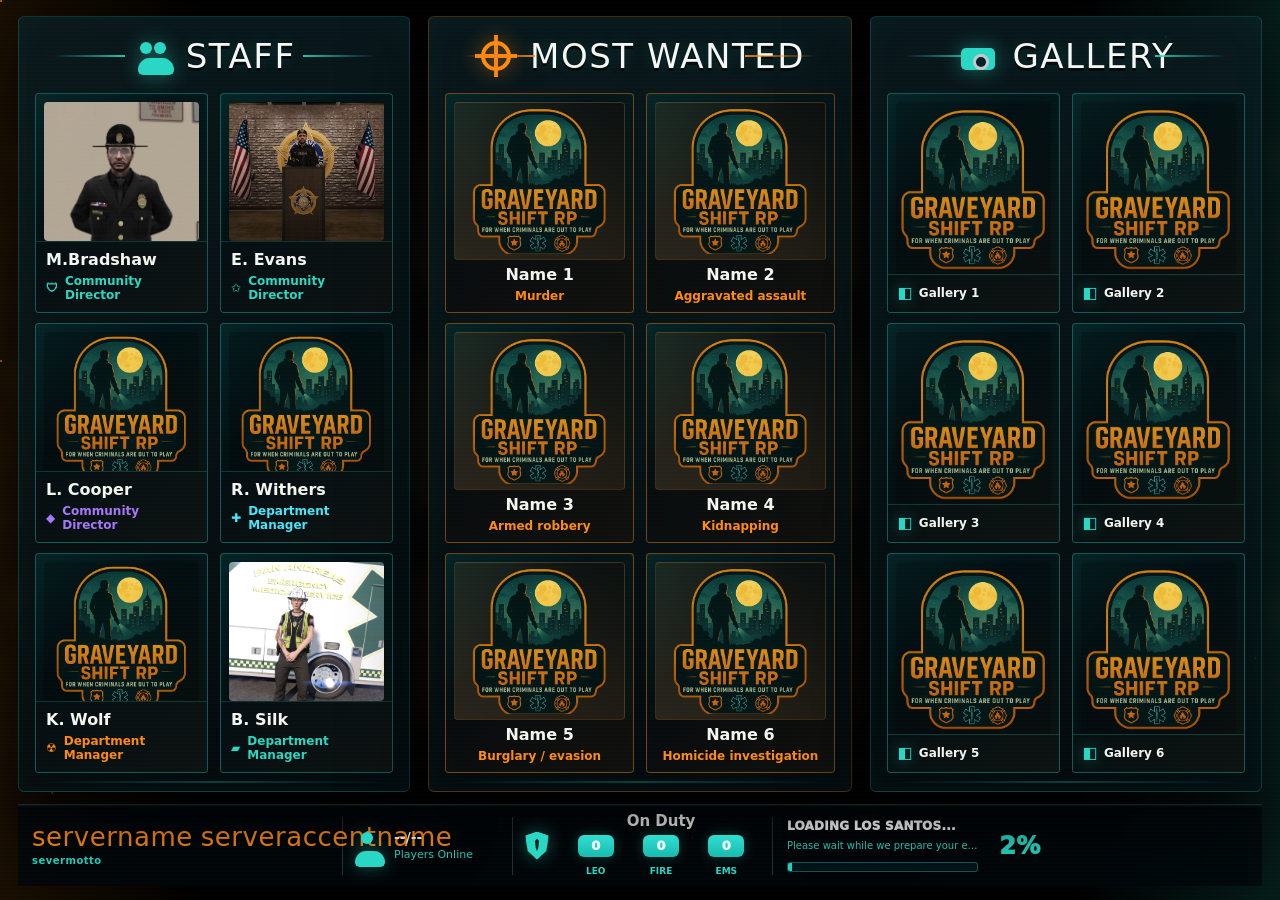
<file: html/graveyard.html>
<!doctype html>
<html lang="en">
<head>
  <meta charset="utf-8" />
  <meta name="viewport" content="width=device-width, initial-scale=1" />
  <title>Graveyard Shift RP Loading</title>
  <link rel="stylesheet" href="graveyard.css" />
</head>
<body>
  <div class="background"></div>
  <div class="scanlines"></div>
  <div class="ember-layer" aria-hidden="true"></div>

  <div id="fitRoot" class="fit-root">
  <div id="app" class="app">
    <main class="dashboard">
      <section class="panel staff-panel">
        <div class="panel-title"><span class="title-icon people"></span><span data-text="staffTitle">STAFF</span></div>
        <div id="staffGrid" class="card-grid staff-grid"></div>
      </section>

      <section class="panel wanted-panel">
        <div class="panel-title orange"><span class="title-icon target"></span><span data-text="wantedTitle">MOST WANTED</span></div>
        <div id="wantedGrid" class="card-grid wanted-grid"></div>
      </section>

      <section class="panel gallery-panel">
        <div class="panel-title"><span class="title-icon camera"></span><span data-text="galleryTitle">GALLERY</span></div>
        <div id="galleryGrid" class="card-grid gallery-grid"></div>
      </section>
    </main>

    <footer class="status-bar">
      <div class="brand-block">
        <div class="brand"><span data-text="serverNamePrimary">GRAVEYARD</span> <span data-text="serverNameAccent">SHIFT RP</span></div>
        <div class="tagline" data-text="tagline">FOR WHEN CRIMINALS ARE OUT TO PLAY</div>
      </div>

      <div class="status-item players-block">
        <div class="status-icon users"></div>
        <div><div class="status-main"><span id="playerCount">--</span>/<span id="playerMax">--</span></div><div class="status-sub" data-text="playersLabel">Players Online</div></div>
      </div>

      <div class="status-item duty-block">
        <div class="status-icon shield"></div>
        <div class="duty-wrap">
          <div class="status-main" data-text="dutyTitle">On Duty</div>
          <div id="dutyList" class="duty-list">
            <span><em>LEO</em><b id="leoCount">0</b></span>
            <span><em>Fire</em><b id="fireCount">0</b></span>
            <span><em>EMS</em><b id="emsCount">0</b></span>
          </div>
        </div>
      </div>

      <div class="loading-block">
        <div class="loading-heading"><span id="loadingLabel">LOADING LOS SANTOS...</span><span id="progressText">0%</span></div>
        <div class="loading-sub" id="loadingSub">Preparing your experience</div>
        <div class="progress-track"><div id="progressFill" class="progress-fill"></div><div class="progress-glow"></div></div>
      </div>

      <div class="music-block">
        <div class="music-top">
          <button id="musicToggle" class="music-btn" type="button" title="Play / pause music">▶</button>
          <button id="musicNext" class="music-btn" type="button" title="Next track">⏭</button>
          <div class="music-meta"><div id="trackTitle">Music</div><div id="trackState">Loading</div></div>
        </div>
        <div class="volume-row">
          <span class="volume-label">VOLUME</span>
          <span class="volume-icon" aria-hidden="true"></span>
          <input id="volumeSlider" class="volume-slider" type="range" min="0" max="100" value="10" step="1" title="Music volume" />
        </div>
      </div>
    </footer>
  </div>
  </div>

  <audio id="musicPlayer" preload="auto" playsinline></audio>

  <script src="shared-config.js"></script>
  <script src="graveyard.js"></script>
</body>
</html>
</file>
<file: html/graveyard.css>
:root {
  --background-image: url('assets/images/background.jpg');
  --bg-overlay: 0.70;
  --fit-scale: 1;
  --fit-x: 0px;
  --fit-y: 0px;

  --teal: #28d8c4;
  --teal-soft: rgba(40, 216, 196, .22);
  --teal-faint: rgba(40, 216, 196, .10);
  --orange: #ff8b12;
  --orange-soft: rgba(255, 139, 18, .24);
  --purple: #a478ff;
  --cyan: #44e8ff;
  --white: #f4f7f3;
  --muted: rgba(235, 251, 248, .70);
  --bg: #050b0f;
  --panel: rgba(6, 18, 22, .86);
  --line: rgba(47, 244, 224, .48);
  --line-dim: rgba(47, 244, 224, .18);
  --shadow: 0 24px 80px rgba(0,0,0,.65);
  --font: Inter, system-ui, -apple-system, BlinkMacSystemFont, "Segoe UI", sans-serif;
  --display-font: Impact, Haettenschweiler, "Arial Narrow Bold", var(--font);
}

* { box-sizing: border-box; }
html, body {
  width: 100%;
  height: 100%;
  margin: 0;
  overflow: hidden;
  background: var(--bg);
  color: var(--white);
  font-family: var(--font);
}

.background {
  position: fixed;
  inset: 0;
  background-image:
    linear-gradient(rgba(0,0,0,var(--bg-overlay)), rgba(0,0,0,var(--bg-overlay))),
    var(--background-image);
  background-size: cover;
  background-position: center;
  transform: scale(1.02);
  z-index: 0;
}

.background::after {
  content: "";
  position: absolute;
  inset: 0;
  background:
    radial-gradient(circle at 50% 45%, rgba(40,216,196,.08), transparent 42%),
    linear-gradient(90deg, rgba(255,139,18,.10), transparent 16%, transparent 84%, rgba(40,216,196,.13));
}

.scanlines {
  pointer-events: none;
  position: fixed;
  inset: 0;
  background: repeating-linear-gradient(0deg, rgba(255,255,255,.026) 0px, rgba(255,255,255,.026) 1px, transparent 2px, transparent 4px);
  mix-blend-mode: screen;
  opacity: .19;
  z-index: 3;
}

.ember-layer { pointer-events: none; position: fixed; inset: 0; overflow: hidden; z-index: 1; }
.ember-layer::before, .ember-layer::after {
  content: "";
  position: absolute;
  width: 2px;
  height: 2px;
  border-radius: 999px;
  background: var(--orange);
  box-shadow:
    91vw 4vh 0 var(--orange),
    77vw 33vh 0 rgba(255,139,18,.8),
    98vw 73vh 0 rgba(255,139,18,.8),
    13vw 18vh 0 rgba(40,216,196,.5),
    4vw 88vh 0 rgba(255,139,18,.75),
    54vw 93vh 0 rgba(40,216,196,.6);
  animation: drift 18s linear infinite;
  opacity: .85;
}
.ember-layer::after { animation-duration: 28s; animation-delay: -12s; transform: translateY(40vh); }
@keyframes drift { from { transform: translateY(20vh); } to { transform: translateY(-120vh); } }

.fit-root {
  position: relative;
  z-index: 2;
  width: 100vw;
  height: 100vh;
  overflow: hidden;
}

.app {
  position: absolute;
  left: var(--fit-x);
  top: var(--fit-y);
  width: 1600px;
  height: 900px;
  transform: scale(var(--fit-scale));
  transform-origin: top left;

  padding: 34px 34px 20px;
  display: flex;
  flex-direction: column;
  gap: 18px;
}

.dashboard {
  min-height: 0;
  flex: 1;
  display: grid;
  grid-template-columns: 1fr 1.08fr 1fr;
  gap: 28px;
}

.panel {
  position: relative;
  min-width: 0;
  min-height: 0;
  border: 1px solid var(--line-dim);
  background: linear-gradient(180deg, rgba(10,26,30,.87), rgba(4,12,16,.84));
  box-shadow: var(--shadow), inset 0 0 34px rgba(40,216,196,.045);
  padding: 14px 26px 16px;
  overflow: hidden;
  border-radius: 7px;
}

.panel::before,
.panel::after {
  content: "";
  position: absolute;
  height: 2px;
  background: linear-gradient(90deg, transparent, var(--teal), transparent);
  opacity: .9;
  top: 50px;
  left: 44px;
  right: 44px;
}

.panel::after { top: auto; bottom: 10px; opacity: .25; }

.panel-title {
  height: 58px;
  display: flex;
  align-items: center;
  justify-content: center;
  gap: 13px;
  font-family: var(--display-font);
  letter-spacing: .05em;
  font-size: 39px;
  text-shadow: 0 3px 0 rgba(0,0,0,.55), 0 0 18px rgba(40,216,196,.18);
}

.panel-title.orange .title-icon { color: var(--orange); filter: drop-shadow(0 0 10px rgba(255,139,18,.45)); }
.title-icon {
  width: 36px;
  height: 36px;
  display: inline-flex;
  align-items: center;
  justify-content: center;
  color: var(--teal);
  filter: drop-shadow(0 0 10px rgba(40,216,196,.45));
}
.title-icon.people::before { content:""; position:absolute; left:8px; top:5px; width:11px; height:11px; border-radius:50%; background:var(--teal); box-shadow:11px 0 0 rgba(40,216,196,.9); }
.title-icon.people::after { content:""; position:absolute; left:5px; top:18px; width:26px; height:13px; border-radius:9px 9px 4px 4px; background:var(--teal); }
.title-icon.target::before { content:""; position:absolute; inset:2px; border:4px solid var(--orange); border-radius:50%; box-shadow: inset 0 0 0 5px rgba(0,0,0,.72); }
.title-icon.target::after { content:""; position:absolute; left:16px; top:-3px; width:4px; height:42px; background:var(--orange); box-shadow:0 0 0 9999px transparent; transform:rotate(90deg); opacity:.85; }
.title-icon.camera::before { content:""; position:absolute; left:3px; top:10px; width:30px; height:21px; border-radius:4px; background:var(--teal); }
.title-icon.camera::after { content:""; position:absolute; left:13px; top:14px; width:12px; height:12px; border-radius:50%; background:#052026; border:3px solid rgba(255,255,255,.72); }

.card-grid {
  position: relative;
  height: calc(100% - 62px);
  min-height: 0;
  display: grid;
  grid-template-columns: repeat(2, minmax(0, 1fr));
  grid-template-rows: repeat(3, minmax(0, 1fr));
  gap: 11px 14px;
}

.card {
  min-width: 0;
  min-height: 0;
  position: relative;
  overflow: hidden;
  border: 1px solid rgba(40,216,196,.38);
  border-radius: 7px;
  background: linear-gradient(180deg, rgba(2,20,24,.75), rgba(3,13,16,.86));
  box-shadow: inset 0 0 20px rgba(40,216,196,.03);
}

.card::before {
  content: "";
  position: absolute;
  inset: 0;
  pointer-events: none;
  background: linear-gradient(135deg, rgba(40,216,196,.08), transparent 35%, rgba(255,139,18,.04));
}

.staff-card,
.gallery-card,
.wanted-card {
  display: flex;
  flex-direction: column;
}

.staff-image,
.gallery-image,
.wanted-image {
  min-height: 0;
  background-size: contain;
  background-repeat: no-repeat;
  background-position: center;
  filter: saturate(.92) contrast(1.04);
}

.staff-image {
  flex: 1;
  margin: 8px 9px 0;
  border-radius: 4px;
  background-color: rgba(0,0,0,.22);
}

.staff-text {
  border-top: 1px solid rgba(40,216,196,.20);
  padding: 8px 13px 10px;
  background: rgba(5,15,18,.73);
}

.staff-name {
  font-size: 20px;
  font-weight: 850;
  white-space: nowrap;
  overflow: hidden;
  text-overflow: ellipsis;
}

.staff-role {
  margin-top: 5px;
  display:flex;
  align-items:center;
  gap:7px;
  color:var(--teal);
  font-size: 15px;
  font-weight: 700;
}

.staff-role.orange { color: var(--orange); }
.staff-role.purple { color: var(--purple); }
.staff-role.cyan { color: var(--cyan); }

.wanted-panel { border-color: rgba(255,139,18,.26); }
.wanted-panel::before { background: linear-gradient(90deg, transparent, var(--orange), transparent); }

.wanted-card {
  border-color: rgba(255,139,18,.45);
}

.wanted-image-wrap {
  flex: 1;
  min-height: 0;
  margin: 9px 10px 0;
  border-radius: 5px;
  border: 1px solid rgba(255,139,18,.18);
  background:
    linear-gradient(45deg, rgba(189,152,95,.18), rgba(43,25,12,.08)),
    rgba(18,11,8,.35);
  padding: 6px;
}

.wanted-image {
  width: 100%;
  height: 100%;
  border-radius: 3px;
}

.wanted-text {
  text-align:center;
  padding: 7px 8px 9px;
  background: rgba(9,11,12,.67);
}

.wanted-name {
  color: var(--white);
  font-size: 20px;
  font-weight: 850;
  line-height: 1.05;
  white-space: nowrap;
  overflow: hidden;
  text-overflow: ellipsis;
}

.wanted-charge {
  margin-top:5px;
  color: var(--orange);
  font-size: 17px;
  font-weight: 850;
  white-space: nowrap;
  overflow: hidden;
  text-overflow: ellipsis;
}

.gallery-image {
  flex: 1;
  margin: 8px 9px 0;
  border-radius: 4px;
  background-color: rgba(0,0,0,.20);
}

.gallery-caption {
  display:flex;
  align-items:center;
  gap:8px;
  border-top:1px solid rgba(40,216,196,.22);
  padding:8px 12px 10px;
  background:rgba(5,15,18,.70);
}

.gallery-icon { color:var(--teal); filter: drop-shadow(0 0 8px rgba(40,216,196,.45)); }
.gallery-name {
  font-size: 17px;
  font-weight: 800;
  white-space:nowrap;
  overflow:hidden;
  text-overflow:ellipsis;
}

.status-bar {
  flex: 0 0 96px;
  border-top: 1px solid rgba(200,233,229,.18);
  background: rgba(2,8,11,.84);
  display: grid;
  grid-template-columns: 290px 170px 170px 230px 390px 140px;
  align-items:center;
  gap: 10px;
  padding: 9px 18px;
  box-shadow: 0 -22px 55px rgba(0,0,0,.45), inset 0 1px 0 rgba(40,216,196,.12);
}

.brand-block { min-width:0; }
.brand {
  font-family: var(--display-font);
  color: var(--orange);
  font-size: 26px;
  letter-spacing:.02em;
  line-height:1;
  white-space:nowrap;
}

.brand span:last-child { color: var(--teal); }

.tagline {
  color: var(--teal);
  margin-top:6px;
  font-weight:800;
  letter-spacing:.05em;
  font-size: 12px;
  white-space:nowrap;
  overflow:hidden;
  text-overflow:ellipsis;
}

.status-item {
  min-width:0;
  display:flex;
  align-items:center;
  gap:11px;
  border-left:1px solid rgba(235,251,248,.18);
  padding-left: 14px;
  height: 66px;
}

.status-icon {
  width: 32px;
  height: 32px;
  flex:0 0 32px;
  position:relative;
  color:var(--teal);
  filter:drop-shadow(0 0 9px rgba(40,216,196,.42));
}

.status-icon.map-pin::before { content:""; position:absolute; left:8px; top:2px; width:17px; height:24px; background:var(--teal); border-radius:12px 12px 12px 0; transform:rotate(-45deg); }
.status-icon.map-pin::after { content:""; position:absolute; left:13px; top:8px; width:7px; height:7px; border-radius:50%; background:#052026; }
.status-icon.users::before { content:""; position:absolute; left:7px; top:7px; width:10px; height:10px; border-radius:50%; background:var(--teal); box-shadow:10px 1px 0 rgba(40,216,196,.85); }
.status-icon.users::after { content:""; position:absolute; left:3px; top:19px; width:26px; height:11px; border-radius:8px 8px 3px 3px; background:var(--teal); }
.status-icon.shield::before { content:""; position:absolute; inset:2px 6px; background:var(--teal); clip-path:polygon(50% 0, 100% 16%, 87% 72%, 50% 100%, 13% 72%, 0 16%); }
.status-icon.shield::after { content:""; position:absolute; inset:8px 12px; background:#052026; clip-path:polygon(50% 0, 100% 18%, 82% 67%, 50% 90%, 18% 67%, 0 18%); }

.status-main {
  font-size: 18px;
  font-weight: 850;
  line-height:1.05;
  white-space:nowrap;
  overflow:hidden;
  text-overflow:ellipsis;
}

.status-sub {
  color:var(--teal);
  font-size: 13px;
  margin-top:4px;
  white-space:nowrap;
  overflow:hidden;
  text-overflow:ellipsis;
}

.duty-block { align-items:center; }
.duty-wrap { min-width:0; width:100%; }

.duty-list {
  margin-top:7px;
  display:grid;
  grid-template-columns: repeat(3, minmax(0, 1fr));
  gap:6px;
}

.duty-list span {
  min-width:0;
  display:flex;
  align-items:center;
  justify-content:space-between;
  gap:6px;
  border:1px solid rgba(40,216,196,.28);
  border-radius:5px;
  padding:4px 6px;
  background:rgba(40,216,196,.08);
}

.duty-list em {
  min-width:0;
  color:var(--teal);
  font-size: 12px;
  font-style: normal;
  font-weight: 850;
  overflow:hidden;
  text-overflow:ellipsis;
}

.duty-list b {
  color:var(--white);
  font-size: 15px;
  line-height:1;
}

.loading-block {
  min-width:0;
  border-left:1px solid rgba(235,251,248,.18);
  padding-left: 14px;
}

.loading-heading {
  display:flex;
  justify-content:space-between;
  gap:12px;
  font-size: 14px;
  font-weight: 900;
  letter-spacing:.03em;
}

#progressText {
  color: var(--teal);
  font-size: 23px;
  font-weight: 950;
  line-height:1;
}

.loading-sub {
  color:var(--teal);
  font-size: 12px;
  margin-top:4px;
  white-space:nowrap;
  overflow:hidden;
  text-overflow:ellipsis;
}

.progress-track {
  position:relative;
  height: 12px;
  margin-top:9px;
  border:1px solid rgba(40,216,196,.35);
  border-radius:3px;
  background:rgba(1,22,25,.8);
  overflow:hidden;
}

.progress-fill {
  height:100%;
  width:0%;
  background: repeating-linear-gradient(90deg, rgba(40,216,196,.95) 0 26px, rgba(40,216,196,.70) 26px 30px, rgba(5,38,39,.96) 30px 34px);
  transition: width .25s ease;
  box-shadow:0 0 16px rgba(40,216,196,.40);
}

.progress-glow {
  position:absolute;
  inset:-1px;
  background:linear-gradient(90deg, transparent, rgba(255,255,255,.25), transparent);
  transform:translateX(-120%);
  animation: sweep 2.4s infinite;
}

@keyframes sweep { to { transform:translateX(120%); } }

.music-block {
  min-width:0;
  border-left:1px solid rgba(235,251,248,.18);
  padding-left:11px;
  display:flex;
  align-items:center;
  gap:6px;
}

.music-btn {
  width:31px;
  height:31px;
  flex:0 0 31px;
  border-radius:5px;
  border:1px solid rgba(40,216,196,.45);
  background:rgba(40,216,196,.10);
  color:var(--white);
  cursor:pointer;
  font-size:14px;
}

.music-btn:hover { background:rgba(40,216,196,.22); }

.music-meta {
  min-width:0;
  font-size:12px;
  line-height:1.15;
}

#trackTitle {
  font-weight:850;
  white-space:nowrap;
  overflow:hidden;
  text-overflow:ellipsis;
  max-width: 72px;
}

#trackState {
  color:var(--teal);
  margin-top:4px;
  white-space:nowrap;
  overflow:hidden;
  text-overflow:ellipsis;
  max-width: 72px;
}


/* icon fixes and footer refinements */
.title-icon { position: relative; color: var(--teal); }
.title-icon::before, .title-icon::after { content: ""; position: absolute; }
.title-icon.people { width: 34px; height: 26px; }
.title-icon.people::before {
  width: 10px; height: 10px; border-radius: 50%; background: currentColor; top: 1px; left: 5px;
  box-shadow: 12px 0 0 currentColor;
}
.title-icon.people::after {
  width: 24px; height: 10px; border-radius: 10px 10px 6px 6px; border: 3px solid currentColor; border-top-width: 0;
  bottom: 1px; left: 4px;
}
.title-icon.target { width: 34px; height: 34px; color: var(--orange); }
.title-icon.target::before {
  inset: 4px; border: 3px solid currentColor; border-radius: 50%;
}
.title-icon.target::after {
  inset: 0; background:
    linear-gradient(currentColor,currentColor) center/3px 100% no-repeat,
    linear-gradient(currentColor,currentColor) center/100% 3px no-repeat;
  opacity: .95;
}
.title-icon.camera { width: 34px; height: 24px; margin-top: 4px; }
.title-icon.camera::before {
  left: 3px; right: 3px; top: 5px; bottom: 1px; border: 3px solid currentColor; border-radius: 4px;
}
.title-icon.camera::after {
  width: 9px; height: 9px; border: 3px solid currentColor; border-radius: 50%; top: 10px; left: 12px;
  box-shadow: -9px -8px 0 -4px currentColor;
}

.status-icon { position: relative; }
.status-icon::before, .status-icon::after { content: ""; position: absolute; }
.status-icon.map-pin { width: 24px; height: 30px; }
.status-icon.map-pin::before {
  width: 18px; height: 18px; left: 3px; top: 1px; border: 3px solid currentColor; border-radius: 50% 50% 50% 0; transform: rotate(-45deg);
}
.status-icon.map-pin::after {
  width: 5px; height: 5px; border-radius: 50%; background: currentColor; left: 10px; top: 10px;
}
.status-icon.users { width: 30px; height: 24px; }
.status-icon.users::before {
  width: 8px; height: 8px; border-radius: 50%; background: currentColor; top: 1px; left: 5px; box-shadow: 12px 0 0 currentColor;
}
.status-icon.users::after {
  width: 22px; height: 10px; border-radius: 10px 10px 5px 5px; border: 3px solid currentColor; border-top-width: 0; bottom: 0; left: 4px;
}
.status-icon.shield { width: 26px; height: 30px; }
.status-icon.shield::before {
  inset: 1px; border: 3px solid currentColor; clip-path: polygon(50% 0%, 94% 15%, 86% 70%, 50% 100%, 14% 70%, 6% 15%);
  border-radius: 2px;
}

.gallery-icon { width: 14px; display: inline-flex; justify-content: center; }

.status-bar {
  grid-template-columns: 310px 185px 170px 230px 390px 240px;
  gap: 6px;
}
.brand {
  font-size: 24px;
  display: flex;
  flex-wrap: wrap;
  gap: 8px;
  align-items: baseline;
}
.tagline { font-size: 11px; }
.status-main { font-size: 17px; }
.loading-heading { font-size: 13px; }
#progressText { font-size: 20px; }
.music-block { gap: 8px; }
.music-meta { font-size: 11px; }
#trackTitle, #trackState { max-width: 110px; }


/* v2 footer polish: remove location space, rebalance sections, add integrated volume slider */
.status-bar {
  flex: 0 0 102px;
  grid-template-columns: 330px 175px 290px 465px 250px !important;
  gap: 8px !important;
  padding: 10px 20px 10px;
}

.location-block { display: none !important; }

.brand {
  font-size: 29px;
  display: flex;
  flex-wrap: nowrap;
  gap: 8px;
}

.tagline { font-size: 12px; }

.players-block .status-icon::before { box-shadow: none; }
.players-block .status-icon::after { display: none; }
.players-block .status-icon {
  width: 28px;
  height: 28px;
}
.players-block .status-icon::before {
  content: "";
  width: 12px;
  height: 12px;
  border-radius: 50%;
  background: var(--teal);
  top: 0;
  left: 8px;
  box-shadow: none;
}
.players-block .status-icon::after {
  display: block;
  content: "";
  width: 24px;
  height: 13px;
  border-radius: 12px 12px 5px 5px;
  background: var(--teal);
  bottom: 0;
  left: 2px;
}

.duty-block {
  justify-content: center;
}

.duty-block > .status-icon {
  width: 28px;
  height: 30px;
  flex-basis: 28px;
}

.duty-wrap {
  display: grid;
  grid-template-columns: 1fr;
  justify-items: center;
}

.duty-wrap .status-main {
  font-size: 19px;
  margin-bottom: 2px;
}

.duty-list {
  width: 215px;
  margin-top: 2px;
  display: grid;
  grid-template-columns: repeat(3, 1fr);
  gap: 8px;
}

.duty-list span {
  position: relative;
  display: grid;
  grid-template-columns: 1fr;
  justify-items: center;
  justify-content: center;
  min-height: 43px;
  border: 0;
  border-radius: 6px;
  padding: 0;
  background: transparent;
}

.duty-list span::before {
  content: "";
  width: 42px;
  height: 25px;
  border-radius: 6px;
  background: linear-gradient(180deg, rgba(50,235,218,.95), rgba(25,197,184,.95));
  box-shadow: 0 0 13px rgba(40,216,196,.26);
  grid-row: 1;
  grid-column: 1;
}

.duty-list b {
  grid-row: 1;
  grid-column: 1;
  align-self: center;
  justify-self: center;
  color: #f5fffb;
  font-size: 15px;
  font-weight: 950;
  z-index: 1;
}

.duty-list em {
  color: var(--teal);
  font-size: 10px;
  font-weight: 900;
  line-height: 1;
  text-transform: uppercase;
  margin-top: 2px;
}

.loading-block {
  display: grid;
  grid-template-columns: 1fr 74px;
  grid-template-rows: auto auto auto;
  column-gap: 14px;
  align-items: center;
  padding-left: 20px;
}

.loading-heading {
  grid-column: 1 / span 2;
  display: contents;
}

#loadingLabel {
  grid-column: 1;
  grid-row: 1;
  font-size: 14px;
  font-weight: 950;
  letter-spacing: .02em;
}

#progressText {
  grid-column: 2;
  grid-row: 1 / span 3;
  align-self: center;
  justify-self: center;
  color: var(--teal);
  font-size: 31px;
  font-weight: 950;
  line-height: 1;
}

.loading-sub {
  grid-column: 1;
  grid-row: 2;
  font-size: 12px;
  margin-top: 6px;
}

.progress-track {
  grid-column: 1;
  grid-row: 3;
  height: 13px;
  margin-top: 9px;
}

.music-block {
  height: 74px;
  min-width: 0;
  border-left: 1px solid rgba(235,251,248,.18);
  padding-left: 17px;
  display: grid;
  grid-template-columns: 1fr;
  grid-template-rows: 35px 24px;
  row-gap: 7px;
  align-content: center;
}

.music-top {
  min-width: 0;
  display: grid;
  grid-template-columns: 34px 34px minmax(0, 1fr);
  gap: 7px;
  align-items: center;
}

.music-btn {
  width: 34px;
  height: 34px;
  flex: unset;
  border-radius: 5px;
  border: 1px solid rgba(40,216,196,.52);
  background: linear-gradient(180deg, rgba(48,233,216,.95), rgba(25,183,174,.95));
  color: #f2fffb;
  font-size: 14px;
  font-weight: 900;
  box-shadow: 0 0 13px rgba(40,216,196,.20);
}

.music-btn:hover {
  background: linear-gradient(180deg, rgba(66,250,232,1), rgba(34,205,193,1));
}

.music-meta {
  min-width: 0;
  font-size: 12px;
  line-height: 1.15;
}

#trackTitle {
  max-width: 120px;
  color: var(--white);
  font-weight: 900;
}

#trackState {
  max-width: 120px;
  color: var(--teal);
  margin-top: 3px;
}

.volume-row {
  min-width: 0;
  display: grid;
  grid-template-columns: auto 17px minmax(70px, 1fr);
  align-items: center;
  gap: 7px;
}

.volume-label {
  color: var(--white);
  font-size: 10px;
  font-weight: 900;
  letter-spacing: .05em;
}

.volume-icon {
  position: relative;
  width: 16px;
  height: 14px;
  color: var(--teal);
}

.volume-icon::before {
  content: "";
  position: absolute;
  left: 0;
  top: 4px;
  width: 6px;
  height: 6px;
  background: currentColor;
  clip-path: polygon(0 25%, 38% 25%, 100% 0, 100% 100%, 38% 75%, 0 75%);
}

.volume-icon::after {
  content: "";
  position: absolute;
  left: 8px;
  top: 2px;
  width: 7px;
  height: 10px;
  border: 2px solid currentColor;
  border-left: 0;
  border-radius: 0 12px 12px 0;
  opacity: .9;
}

.volume-slider {
  --volume-pct: 10%;
  width: 100%;
  min-width: 70px;
  height: 14px;
  margin: 0;
  appearance: none;
  -webkit-appearance: none;
  background: transparent;
  cursor: pointer;
}

.volume-slider::-webkit-slider-runnable-track {
  height: 5px;
  border-radius: 99px;
  border: 1px solid rgba(40,216,196,.45);
  background:
    linear-gradient(90deg, rgba(40,216,196,.98) 0 var(--volume-pct), rgba(255,139,18,.95) var(--volume-pct), rgba(255,139,18,.95) 100%);
  box-shadow: 0 0 10px rgba(40,216,196,.18);
}

.volume-slider::-webkit-slider-thumb {
  -webkit-appearance: none;
  width: 8px;
  height: 18px;
  margin-top: -7px;
  border: 1px solid rgba(40,216,196,.75);
  border-radius: 3px;
  background: var(--teal);
  box-shadow: 0 0 10px rgba(40,216,196,.55);
}

.volume-slider::-moz-range-track {
  height: 5px;
  border-radius: 99px;
  border: 1px solid rgba(40,216,196,.45);
  background:
    linear-gradient(90deg, rgba(40,216,196,.98) 0 var(--volume-pct), rgba(255,139,18,.95) var(--volume-pct), rgba(255,139,18,.95) 100%);
}

.volume-slider::-moz-range-thumb {
  width: 8px;
  height: 18px;
  border: 1px solid rgba(40,216,196,.75);
  border-radius: 3px;
  background: var(--teal);
  box-shadow: 0 0 10px rgba(40,216,196,.55);
}


/* v3 brand color update: make footer "GRAVEYARD SHIFT RP" all orange */
.brand span:last-child { color: var(--orange) !important; }


/* v4 layout cleanup: fill ultrawide screens, keep headings clear, rebalance footer */
.app {
  left: 0 !important;
  top: 0 !important;
  width: 100vw !important;
  height: 100vh !important;
  transform: none !important;
  padding: clamp(24px, 2.6vh, 34px) clamp(34px, 3.2vw, 80px) clamp(18px, 2vh, 24px) !important;
  gap: clamp(16px, 2vh, 22px) !important;
}

.dashboard {
  grid-template-columns: minmax(0, 1fr) minmax(0, 1.08fr) minmax(0, 1fr) !important;
  gap: clamp(26px, 1.85vw, 42px) !important;
}

.panel {
  padding: 14px 30px 16px !important;
}

.panel::before {
  top: 72px !important;
  left: 52px !important;
  right: 52px !important;
  opacity: .78 !important;
}

.panel::after {
  bottom: 10px !important;
}

.panel-title {
  position: relative;
  z-index: 2;
  height: 60px !important;
  margin-bottom: 4px;
  background: linear-gradient(90deg, transparent, rgba(3,14,17,.82) 31%, rgba(3,14,17,.82) 69%, transparent);
  font-size: clamp(32px, 2.35vw, 44px) !important;
  line-height: 1 !important;
}

.card-grid {
  height: calc(100% - 68px) !important;
  gap: 13px 16px !important;
}

.staff-name,
.wanted-name {
  font-size: clamp(18px, 1.15vw, 23px) !important;
}

.staff-role,
.gallery-name {
  font-size: clamp(13px, .82vw, 16px) !important;
}

.wanted-charge {
  font-size: clamp(14px, .9vw, 17px) !important;
}

.status-bar {
  flex: 0 0 clamp(96px, 9.8vh, 112px) !important;
  grid-template-columns: minmax(300px, .95fr) minmax(155px, .5fr) minmax(260px, .88fr) minmax(420px, 1.35fr) minmax(230px, .82fr) !important;
  gap: clamp(8px, .75vw, 16px) !important;
  padding: 10px clamp(20px, 1.6vw, 34px) !important;
}

.brand {
  font-size: clamp(26px, 1.62vw, 33px) !important;
  flex-wrap: nowrap !important;
}
.brand span:last-child { color: var(--orange) !important; }
.tagline { font-size: clamp(11px, .68vw, 13px) !important; }
.status-main { font-size: clamp(16px, .95vw, 19px) !important; }
.status-sub { font-size: clamp(12px, .72vw, 14px) !important; }

.duty-list {
  width: min(235px, 100%) !important;
}

.loading-block {
  grid-template-columns: minmax(0, 1fr) clamp(62px, 4.4vw, 82px) !important;
}

#progressText {
  font-size: clamp(28px, 1.75vw, 34px) !important;
}

.progress-track {
  width: 100% !important;
}

.music-block {
  min-width: 0 !important;
  padding-left: clamp(12px, .9vw, 18px) !important;
}

.music-top {
  grid-template-columns: 34px 34px minmax(0, 1fr) !important;
}

#trackTitle,
#trackState {
  max-width: none !important;
}

.volume-row {
  grid-template-columns: auto 17px minmax(88px, 1fr) !important;
}

@media (max-width: 1450px) {
  .app { padding-left: 24px !important; padding-right: 24px !important; }
  .dashboard { gap: 18px !important; }
  .panel { padding-left: 18px !important; padding-right: 18px !important; }
  .panel::before { left: 38px !important; right: 38px !important; }
  .status-bar {
    grid-template-columns: minmax(260px, 1fr) minmax(140px, .55fr) minmax(225px, .85fr) minmax(340px, 1.2fr) minmax(210px, .8fr) !important;
  }
  .brand { font-size: 24px !important; }
}


/* v5 visual polish: closer to reference layout, less inset, fuller footer, cleaner headers */
html, body { background: #050b0f; }
.fit-root { width: 100vw !important; height: 100vh !important; }
.app {
  left: 0 !important;
  top: 0 !important;
  width: 100vw !important;
  height: 100vh !important;
  transform: none !important;
  padding: 16px 18px 14px !important;
  gap: 12px !important;
}
.background { transform: none !important; }
.dashboard {
  gap: 18px !important;
  grid-template-columns: minmax(0,1fr) minmax(0,1.08fr) minmax(0,1fr) !important;
}
.panel {
  padding: 10px 16px 12px !important;
  border-radius: 6px !important;
}
.panel::before {
  top: 58px !important;
  left: 34px !important;
  right: 34px !important;
  opacity: .72 !important;
}
.panel::after {
  bottom: 8px !important;
  left: 20px !important;
  right: 20px !important;
}
.panel-title {
  height: 48px !important;
  margin-bottom: 6px !important;
  font-size: 31px !important;
  background: none !important;
  text-shadow: 0 2px 0 rgba(0,0,0,.55), 0 0 12px rgba(40,216,196,.16) !important;
}
.card-grid {
  height: calc(100% - 54px) !important;
  gap: 10px 12px !important;
}
.card, .staff-image, .gallery-image, .wanted-image, .wanted-image-wrap {
  border-radius: 4px !important;
}
.staff-image, .gallery-image { margin: 8px 8px 0 !important; }
.wanted-image-wrap { margin: 8px 8px 0 !important; padding: 5px !important; }
.staff-text, .gallery-caption, .wanted-text { padding-left: 10px !important; padding-right: 10px !important; }
.staff-name, .wanted-name { font-size: 16px !important; }
.staff-role, .gallery-name, .wanted-charge { font-size: 12px !important; }
.gallery-name { font-weight: 760 !important; }
.gallery-caption { gap: 7px !important; }
.status-bar {
  flex: 0 0 82px !important;
  grid-template-columns: 300px 160px 250px 1fr 190px !important;
  gap: 10px !important;
  padding: 8px 14px !important;
}
.brand { font-size: 26px !important; line-height: .98 !important; }
.tagline { font-size: 10px !important; margin-top: 4px !important; }
.status-item, .loading-block, .music-block { height: 58px !important; }
.status-item { padding-left: 10px !important; gap: 9px !important; }
.status-main { font-size: 14px !important; }
.status-sub { font-size: 11px !important; }
.duty-wrap .status-main { font-size: 15px !important; }
.duty-list { width: 190px !important; gap: 6px !important; }
.duty-list span::before { width: 36px !important; height: 22px !important; }
.duty-list b { font-size: 13px !important; }
.duty-list em { font-size: 9px !important; }
.loading-block {
  grid-template-columns: minmax(0,1fr) 56px !important;
  padding-left: 14px !important;
}
#loadingLabel { font-size: 12px !important; }
.loading-sub { font-size: 10px !important; margin-top: 3px !important; }
#progressText { font-size: 24px !important; }
.progress-track { height: 10px !important; margin-top: 6px !important; }
.music-block {
  padding-left: 12px !important;
  grid-template-rows: 28px 18px !important;
  row-gap: 5px !important;
}
.music-top { grid-template-columns: 28px 28px minmax(0,1fr) !important; gap: 6px !important; }
.music-btn { width: 28px !important; height: 28px !important; font-size: 12px !important; }
.music-meta { font-size: 10px !important; line-height: 1.05 !important; }
#trackTitle { max-width: 88px !important; }
#trackState { max-width: 88px !important; margin-top: 2px !important; }
.volume-row { grid-template-columns: auto 14px minmax(64px,1fr) !important; gap: 5px !important; }
.volume-label { font-size: 8px !important; }
.volume-icon { width: 14px !important; height: 12px !important; }
.volume-slider::-webkit-slider-runnable-track, .volume-slider::-moz-range-track { height: 4px !important; }
.volume-slider::-webkit-slider-thumb { width: 7px !important; height: 15px !important; margin-top: -6px !important; }
.volume-slider::-moz-range-thumb { width: 7px !important; height: 15px !important; }
@media (min-aspect-ratio: 21/9) {
  .app { padding-left: 14px !important; padding-right: 14px !important; }
  .dashboard { gap: 14px !important; }
  .status-bar { grid-template-columns: 300px 160px 240px 1fr 180px !important; }
}


/* v6 title alignment fix: specifically correct Most Wanted and Gallery top header placement */
.panel-title {
  justify-content: center !important;
  align-items: center !important;
  position: relative !important;
}
.panel-title > span:last-child {
  display: inline-block;
  line-height: 1 !important;
}
.staff-panel .panel-title { transform: translateY(0) !important; }
.wanted-panel .panel-title,
.gallery-panel .panel-title {
  transform: translateY(4px) !important;
}
.wanted-panel::before,
.gallery-panel::before {
  top: 62px !important;
}
.wanted-panel .title-icon.target {
  width: 28px !important;
  height: 28px !important;
  margin-top: 1px !important;
}
.wanted-panel .title-icon.target::before {
  inset: 3px !important;
  border-width: 3px !important;
}
.wanted-panel .title-icon.target::after {
  left: 12px !important;
  top: -1px !important;
  width: 3px !important;
  height: 30px !important;
}
.gallery-panel .title-icon.camera {
  width: 30px !important;
  height: 22px !important;
  margin-top: 2px !important;
}
.gallery-panel .title-icon.camera::before {
  left: 2px !important;
  top: 4px !important;
  width: 26px !important;
  height: 16px !important;
}
.gallery-panel .title-icon.camera::after {
  left: 10px !important;
  top: 6px !important;
  width: 8px !important;
  height: 8px !important;
  border-width: 2px !important;
}


/* v7 header rebuild: match reference headers with large centered titles and side accent lines */
.panel::before {
  display: none !important;
}

.panel-title {
  position: relative !important;
  z-index: 5 !important;
  height: 64px !important;
  margin: 0 18px 8px !important;
  padding: 0 88px !important;
  display: flex !important;
  align-items: center !important;
  justify-content: center !important;
  gap: 13px !important;
  font-family: var(--display-font) !important;
  font-size: clamp(36px, 2.25vw, 46px) !important;
  letter-spacing: .045em !important;
  line-height: 1 !important;
  white-space: nowrap !important;
  background: transparent !important;
  transform: none !important;
  color: var(--white) !important;
  text-shadow:
    0 3px 0 rgba(0,0,0,.65),
    0 0 16px rgba(40,216,196,.20) !important;
}

.panel-title::before,
.panel-title::after {
  content: "" !important;
  position: absolute !important;
  top: 50% !important;
  width: clamp(82px, 8vw, 170px) !important;
  height: 2px !important;
  transform: translateY(-50%) !important;
  opacity: .88 !important;
  pointer-events: none !important;
}

.panel-title::before {
  left: 0 !important;
  background: linear-gradient(90deg, transparent, var(--teal)) !important;
}

.panel-title::after {
  right: 0 !important;
  background: linear-gradient(90deg, var(--teal), transparent) !important;
}

.wanted-panel .panel-title::before {
  background: linear-gradient(90deg, transparent, var(--orange)) !important;
}

.wanted-panel .panel-title::after {
  background: linear-gradient(90deg, var(--orange), transparent) !important;
}

.wanted-panel .panel-title,
.gallery-panel .panel-title,
.staff-panel .panel-title {
  transform: none !important;
}

.title-icon {
  position: relative !important;
  display: inline-block !important;
  flex: 0 0 auto !important;
  color: var(--teal) !important;
  filter: drop-shadow(0 0 10px rgba(40,216,196,.45)) !important;
}

.staff-panel .title-icon.people {
  width: 40px !important;
  height: 32px !important;
}

.staff-panel .title-icon.people::before {
  content: "" !important;
  position: absolute !important;
  width: 12px !important;
  height: 12px !important;
  border-radius: 50% !important;
  background: var(--teal) !important;
  top: 2px !important;
  left: 7px !important;
  box-shadow: 14px 0 0 var(--teal) !important;
}

.staff-panel .title-icon.people::after {
  content: "" !important;
  position: absolute !important;
  width: 30px !important;
  height: 14px !important;
  border-radius: 14px 14px 6px 6px !important;
  background: var(--teal) !important;
  bottom: 2px !important;
  left: 5px !important;
}

.wanted-panel .title-icon.target {
  width: 42px !important;
  height: 42px !important;
  margin-top: 0 !important;
  color: var(--orange) !important;
  filter: drop-shadow(0 0 10px rgba(255,139,18,.48)) !important;
}

.wanted-panel .title-icon.target::before {
  content: "" !important;
  position: absolute !important;
  inset: 6px !important;
  border: 4px solid var(--orange) !important;
  border-radius: 50% !important;
  box-shadow: none !important;
}

.wanted-panel .title-icon.target::after {
  content: "" !important;
  position: absolute !important;
  inset: 0 !important;
  width: auto !important;
  height: auto !important;
  left: 0 !important;
  top: 0 !important;
  background:
    linear-gradient(var(--orange), var(--orange)) center / 4px 100% no-repeat,
    linear-gradient(var(--orange), var(--orange)) center / 100% 4px no-repeat !important;
  transform: none !important;
  opacity: .95 !important;
}

.gallery-panel .title-icon.camera {
  width: 42px !important;
  height: 32px !important;
  margin-top: 0 !important;
}

.gallery-panel .title-icon.camera::before {
  content: "" !important;
  position: absolute !important;
  left: 4px !important;
  right: 4px !important;
  top: 8px !important;
  bottom: 2px !important;
  width: auto !important;
  height: auto !important;
  background: var(--teal) !important;
  border: 0 !important;
  border-radius: 5px !important;
}

.gallery-panel .title-icon.camera::after {
  content: "" !important;
  position: absolute !important;
  width: 10px !important;
  height: 10px !important;
  left: 16px !important;
  top: 14px !important;
  border-radius: 50% !important;
  border: 3px solid rgba(255,255,255,.76) !important;
  background: #052026 !important;
  box-shadow: -11px -9px 0 -5px var(--teal) !important;
}

.card-grid {
  height: calc(100% - 72px) !important;
}

@media (max-width: 1450px) {
  .panel-title {
    height: 58px !important;
    padding: 0 66px !important;
    font-size: 34px !important;
  }
  .panel-title::before,
  .panel-title::after {
    width: 72px !important;
  }
}

@media (min-width: 1800px) {
  .panel-title {
    font-size: 44px !important;
  }
}
</file>
